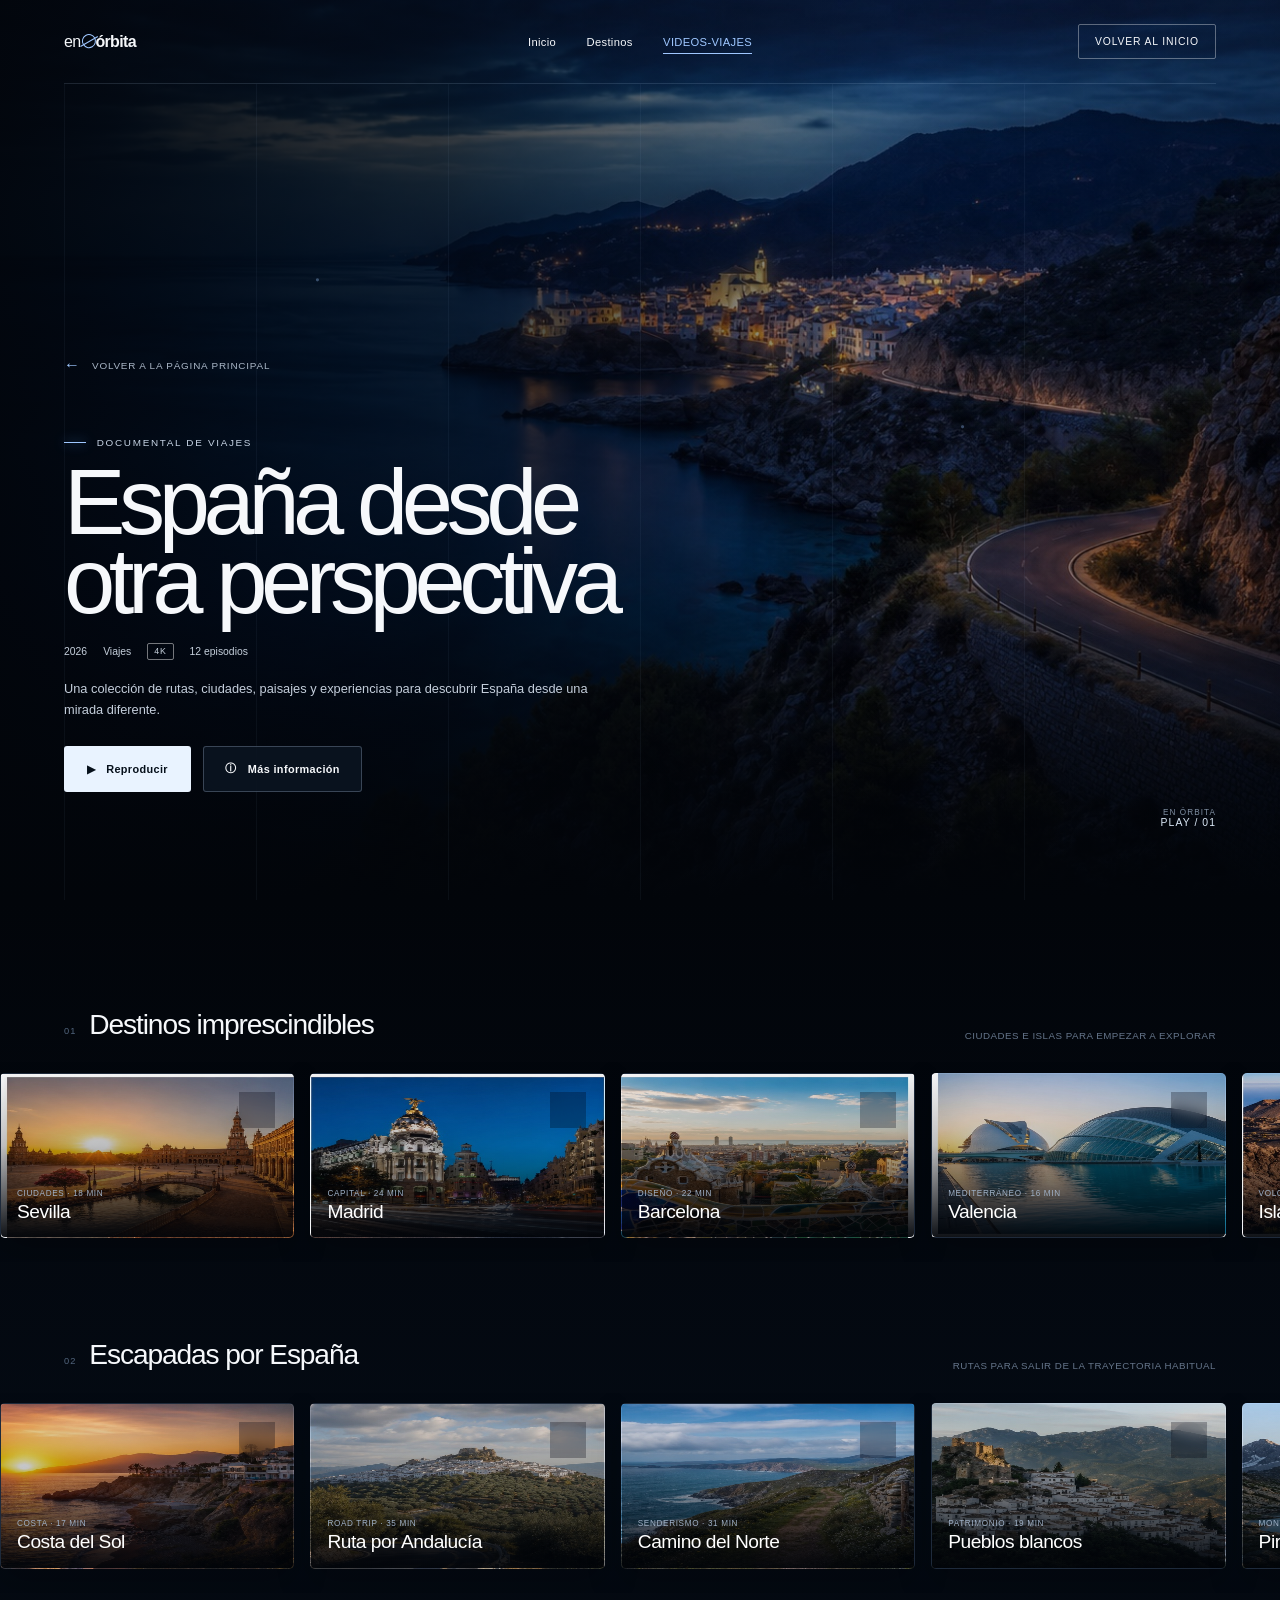
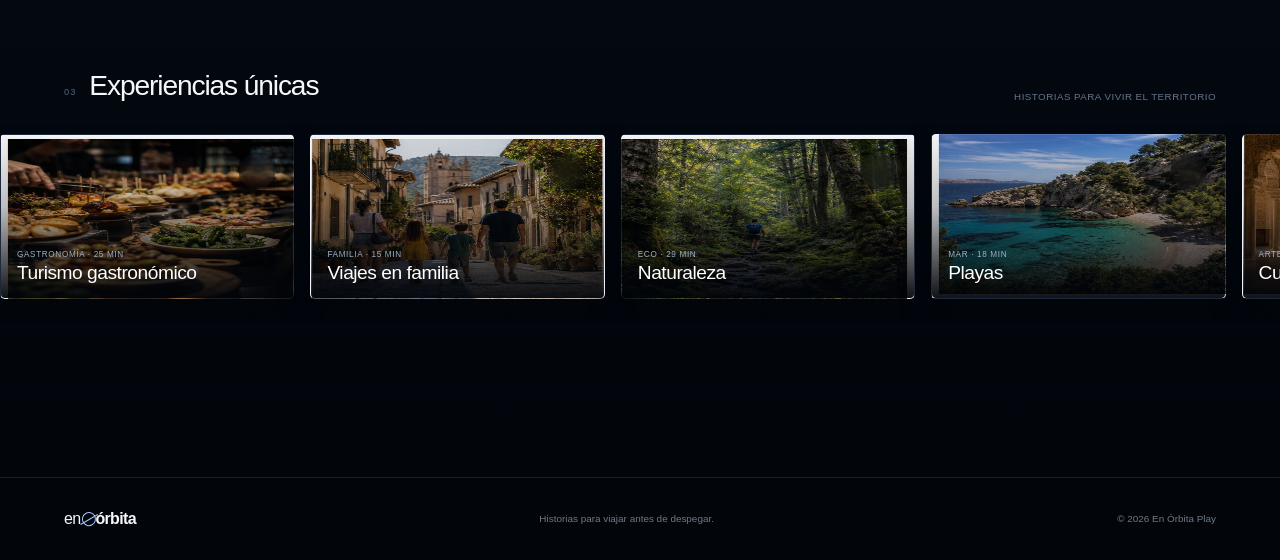
<file: videos-viajes.html>
<!doctype html>
<html lang="es">
  <head>
    <meta charset="UTF-8" />
    <meta name="viewport" content="width=device-width, initial-scale=1.0" />
    <meta
      name="description"
      content="En Órbita Play: documentales, rutas y experiencias audiovisuales para descubrir España desde otra perspectiva."
    />
    <meta name="theme-color" content="#02050a" />
    <meta property="og:title" content="En Órbita Play | Vídeos de viajes por España" />
    <meta
      property="og:description"
      content="Una colección audiovisual de destinos y experiencias por España."
    />
    <link
      rel="icon"
      href="data:image/svg+xml,%3Csvg xmlns='http://www.w3.org/2000/svg' viewBox='0 0 64 64'%3E%3Crect width='64' height='64' rx='32' fill='%2302050a'/%3E%3Ccircle cx='32' cy='32' r='15' fill='none' stroke='%239fc7ff' stroke-width='3'/%3E%3Cpath d='M9 38c13 4 33 0 46-12' fill='none' stroke='%23f6f8fb' stroke-width='3'/%3E%3C/svg%3E"
    />
    <title>En Órbita Play | Vídeos de viajes por España</title>
    <link rel="stylesheet" href="css/styles.css" />
    <script src="js/script.js" defer></script>
  </head>
  <body class="video-platform-page">
    <a class="skip-link" href="#contenido">Saltar al contenido</a>

    <header class="site-header video-header" data-header>
      <a class="brand" href="index.html" aria-label="En Órbita, volver al inicio">
        <span>en</span><i aria-hidden="true"></i><strong>órbita</strong>
      </a>

      <button
        class="menu-toggle"
        type="button"
        aria-label="Abrir menú"
        aria-expanded="false"
        aria-controls="main-nav"
        data-menu-toggle
      >
        <span></span><span></span>
      </button>

      <nav class="main-nav" id="main-nav" aria-label="Navegación principal" data-nav>
        <a href="index.html">Inicio</a>
        <a href="destinos.html">Destinos</a>
        <a href="videos-viajes.html" aria-current="page">VIDEOS-VIAJES</a>
      </nav>

      <a class="header-cta" href="index.html">Volver al inicio</a>
    </header>

    <main id="contenido">
      <section class="stream-hero" aria-labelledby="stream-hero-title">
        <div class="stream-hero-image" aria-hidden="true"></div>
        <div class="stream-hero-overlay" aria-hidden="true"></div>
        <div class="stream-stars" aria-hidden="true"></div>

        <div class="shell stream-hero-content reveal">
          <a class="video-home-return" href="index.html"><span>←</span> Volver a la página principal</a>
          <p class="stream-label"><span></span> Documental de viajes</p>
          <h1 id="stream-hero-title">España desde<br />otra perspectiva</h1>

          <div class="stream-meta" aria-label="Información del documental">
            <span>2026</span><span>Viajes</span><span class="quality-badge">4K</span><span>12 episodios</span>
          </div>

          <p class="stream-description">
            Una colección de rutas, ciudades, paisajes y experiencias para descubrir
            España desde una mirada diferente.
          </p>

          <div class="stream-actions">
            <button
              class="stream-button stream-button-primary"
              type="button"
              data-open-video
              data-video-title="España desde otra perspectiva"
              data-video-description="Un viaje cinematográfico por los contrastes de España: del Atlántico al Mediterráneo, de sus ciudades a los territorios más remotos."
            >
              <span aria-hidden="true">▶</span> Reproducir
            </button>
            <a class="stream-button stream-button-secondary" href="#catalogo">
              <span aria-hidden="true">ⓘ</span> Más información
            </a>
          </div>
        </div>

        <div class="stream-hero-index" aria-hidden="true"><span>EN ÓRBITA</span><b>PLAY / 01</b></div>
      </section>

      <section class="stream-catalog" id="catalogo" aria-label="Catálogo de vídeos de viajes">
        <div class="content-rail reveal">
          <div class="rail-heading shell">
            <div><span>01</span><h2>Destinos imprescindibles</h2></div>
            <p>Ciudades e islas para empezar a explorar</p>
          </div>
          <div class="stream-row" aria-label="Destinos imprescindibles">
            <button class="stream-card sprite-destinations sprite-1" type="button" data-open-video data-video-title="Sevilla" data-video-description="Luz, historia y vida en una ruta por los patios, plazas y barrios más magnéticos de Sevilla.">
              <span class="card-play" aria-hidden="true">▶</span><span class="stream-card-copy"><small>Ciudades · 18 min</small><strong>Sevilla</strong></span>
            </button>
            <button class="stream-card sprite-destinations sprite-2" type="button" data-open-video data-video-title="Madrid" data-video-description="Una mirada nocturna a la energía cultural, gastronómica y urbana de Madrid.">
              <span class="card-play" aria-hidden="true">▶</span><span class="stream-card-copy"><small>Capital · 24 min</small><strong>Madrid</strong></span>
            </button>
            <button class="stream-card sprite-destinations sprite-3" type="button" data-open-video data-video-title="Barcelona" data-video-description="Arquitectura, Mediterráneo y creatividad en una ciudad que siempre mira hacia delante.">
              <span class="card-play" aria-hidden="true">▶</span><span class="stream-card-copy"><small>Diseño · 22 min</small><strong>Barcelona</strong></span>
            </button>
            <button class="stream-card sprite-destinations sprite-4" type="button" data-open-video data-video-title="Valencia" data-video-description="Tradición y futuro junto al mar: una ruta visual por la luz singular de Valencia.">
              <span class="card-play" aria-hidden="true">▶</span><span class="stream-card-copy"><small>Mediterráneo · 16 min</small><strong>Valencia</strong></span>
            </button>
            <button class="stream-card sprite-destinations sprite-5" type="button" data-open-video data-video-title="Islas Canarias" data-video-description="Paisajes nacidos del fuego, bosques antiguos y un cielo pensado para mirar las estrellas.">
              <span class="card-play" aria-hidden="true">▶</span><span class="stream-card-copy"><small>Volcanes · 28 min</small><strong>Islas Canarias</strong></span>
            </button>
            <button class="stream-card sprite-destinations sprite-6" type="button" data-open-video data-video-title="Islas Baleares" data-video-description="Calas transparentes, caminos entre pinos y el pulso pausado de las islas mediterráneas.">
              <span class="card-play" aria-hidden="true">▶</span><span class="stream-card-copy"><small>Islas · 20 min</small><strong>Islas Baleares</strong></span>
            </button>
          </div>
        </div>

        <div class="content-rail reveal">
          <div class="rail-heading shell">
            <div><span>02</span><h2>Escapadas por España</h2></div>
            <p>Rutas para salir de la trayectoria habitual</p>
          </div>
          <div class="stream-row" aria-label="Escapadas por España">
            <button class="stream-card sprite-escapes sprite-1" type="button" data-open-video data-video-title="Costa del Sol" data-video-description="Un recorrido de horizonte dorado entre acantilados, pueblos y el Mediterráneo.">
              <span class="card-play" aria-hidden="true">▶</span><span class="stream-card-copy"><small>Costa · 17 min</small><strong>Costa del Sol</strong></span>
            </button>
            <button class="stream-card sprite-escapes sprite-2" type="button" data-open-video data-video-title="Ruta por Andalucía" data-video-description="Carreteras entre olivares, ciudades monumentales y pueblos suspendidos sobre la sierra.">
              <span class="card-play" aria-hidden="true">▶</span><span class="stream-card-copy"><small>Road trip · 35 min</small><strong>Ruta por Andalucía</strong></span>
            </button>
            <button class="stream-card sprite-escapes sprite-3" type="button" data-open-video data-video-title="Camino del Norte" data-video-description="La ruta más atlántica: senderos verdes, mar abierto y pequeñas comunidades del norte.">
              <span class="card-play" aria-hidden="true">▶</span><span class="stream-card-copy"><small>Senderismo · 31 min</small><strong>Camino del Norte</strong></span>
            </button>
            <button class="stream-card sprite-escapes sprite-4" type="button" data-open-video data-video-title="Pueblos blancos" data-video-description="Arquitectura encalada y memoria andaluza en pueblos que parecen dibujados sobre la montaña.">
              <span class="card-play" aria-hidden="true">▶</span><span class="stream-card-copy"><small>Patrimonio · 19 min</small><strong>Pueblos blancos</strong></span>
            </button>
            <button class="stream-card sprite-escapes sprite-5" type="button" data-open-video data-video-title="Pirineos" data-video-description="Lagos de altura, crestas imposibles y silencio en la gran frontera natural del norte.">
              <span class="card-play" aria-hidden="true">▶</span><span class="stream-card-copy"><small>Montaña · 26 min</small><strong>Pirineos</strong></span>
            </button>
            <button class="stream-card sprite-escapes sprite-6" type="button" data-open-video data-video-title="Galicia atlántica" data-video-description="Faros, temporales y costas indomables en el extremo más occidental de España.">
              <span class="card-play" aria-hidden="true">▶</span><span class="stream-card-copy"><small>Atlántico · 23 min</small><strong>Galicia atlántica</strong></span>
            </button>
          </div>
        </div>

        <div class="content-rail reveal">
          <div class="rail-heading shell">
            <div><span>03</span><h2>Experiencias únicas</h2></div>
            <p>Historias para vivir el territorio</p>
          </div>
          <div class="stream-row" aria-label="Experiencias únicas">
            <button class="stream-card sprite-experiences sprite-1" type="button" data-open-video data-video-title="Turismo gastronómico" data-video-description="Mercados, productores y mesas locales para comprender España a través de sus sabores.">
              <span class="card-play" aria-hidden="true">▶</span><span class="stream-card-copy"><small>Gastronomía · 25 min</small><strong>Turismo gastronómico</strong></span>
            </button>
            <button class="stream-card sprite-experiences sprite-2" type="button" data-open-video data-video-title="Viajes en familia" data-video-description="Ideas, ritmos y destinos para descubrir juntos y convertir el camino en parte del recuerdo.">
              <span class="card-play" aria-hidden="true">▶</span><span class="stream-card-copy"><small>Familia · 15 min</small><strong>Viajes en familia</strong></span>
            </button>
            <button class="stream-card sprite-experiences sprite-3" type="button" data-open-video data-video-title="Naturaleza" data-video-description="Bosques, humedales y reservas donde el paisaje recupera todo el protagonismo.">
              <span class="card-play" aria-hidden="true">▶</span><span class="stream-card-copy"><small>Eco · 29 min</small><strong>Naturaleza</strong></span>
            </button>
            <button class="stream-card sprite-experiences sprite-4" type="button" data-open-video data-video-title="Playas" data-video-description="Una selección de refugios costeros, desde calas mediterráneas hasta arenales atlánticos.">
              <span class="card-play" aria-hidden="true">▶</span><span class="stream-card-copy"><small>Mar · 18 min</small><strong>Playas</strong></span>
            </button>
            <button class="stream-card sprite-experiences sprite-5" type="button" data-open-video data-video-title="Cultura" data-video-description="Arquitectura, arte y tradiciones vivas que conectan el presente con siglos de historia.">
              <span class="card-play" aria-hidden="true">▶</span><span class="stream-card-copy"><small>Arte · 32 min</small><strong>Cultura</strong></span>
            </button>
            <button class="stream-card sprite-experiences sprite-6" type="button" data-open-video data-video-title="Aventura" data-video-description="Rutas activas por tierra y mar para explorar España desde una perspectiva más intensa.">
              <span class="card-play" aria-hidden="true">▶</span><span class="stream-card-copy"><small>Acción · 21 min</small><strong>Aventura</strong></span>
            </button>
          </div>
        </div>
      </section>
    </main>

    <footer class="site-footer stream-footer">
      <div class="shell footer-row">
        <a class="brand" href="index.html" aria-label="En Órbita, volver al inicio">
          <span>en</span><i aria-hidden="true"></i><strong>órbita</strong>
        </a>
        <p>Historias para viajar antes de despegar.</p>
        <p>© <span data-year></span> En Órbita Play</p>
      </div>
    </footer>

    <div class="video-modal" data-video-modal hidden>
      <div class="video-modal-backdrop" data-close-video></div>
      <section class="video-modal-panel" role="dialog" aria-modal="true" aria-labelledby="video-modal-title" tabindex="-1">
        <button class="video-modal-close" type="button" aria-label="Cerrar ventana" data-close-video>×</button>
        <div class="video-modal-visual">
          <video class="modal-player" controls playsinline preload="metadata" data-modal-player hidden></video>
          <span class="modal-orbit" aria-hidden="true"></span><b aria-hidden="true">PLAY</b>
        </div>
        <div class="video-modal-copy">
          <p class="stream-label"><span></span> En Órbita Original</p>
          <h2 id="video-modal-title" data-modal-title>Vídeo de viaje</h2>
          <p data-modal-description>Descubre una nueva forma de mirar España.</p>
          <button class="stream-button stream-button-primary" type="button" data-watch-video>
            <span aria-hidden="true">▶</span> Ver vídeo
          </button>
          <p class="video-status" data-video-status role="status" aria-live="polite"></p>
        </div>
      </section>
    </div>
  </body>
</html>
</file>
<file: css/styles.css>
:root {
  --ink: #02050a;
  --ink-soft: #080e18;
  --white: #f6f8fb;
  --muted: #99a6b8;
  --line: rgba(198, 218, 244, 0.18);
  --blue: #9fc7ff;
  --glow: #5597e6;
  --shell: min(90vw, 1440px);
  --ease: cubic-bezier(0.22, 1, 0.36, 1);
}

* { box-sizing: border-box; }
html { scroll-behavior: smooth; background: var(--ink); }
body {
  margin: 0;
  color: var(--white);
  background: var(--ink);
  font-family: "Helvetica Neue", Helvetica, Arial, sans-serif;
  font-weight: 400;
  overflow-x: hidden;
}
a { color: inherit; text-decoration: none; }
button, a { -webkit-tap-highlight-color: transparent; }
button { font: inherit; }
::selection { color: var(--ink); background: var(--blue); }

.skip-link {
  position: fixed; left: 1rem; top: -5rem; z-index: 100;
  padding: .8rem 1rem; color: var(--ink); background: var(--white);
}
.skip-link:focus { top: 1rem; }

.shell { width: var(--shell); margin-inline: auto; }
.site-header {
  position: fixed; z-index: 50; top: 0; left: 0; right: 0;
  width: var(--shell); margin: 0 auto; min-height: 84px;
  display: grid; grid-template-columns: 1fr auto 1fr; align-items: center;
  border-bottom: 1px solid var(--line); transition: background .35s, min-height .35s;
}
.site-header.is-scrolled {
  width: 100%; padding-inline: 5vw; min-height: 68px;
  background: rgba(2, 5, 10, .82); backdrop-filter: blur(18px);
}
.brand { display: inline-flex; align-items: center; width: max-content; font-size: 1rem; letter-spacing: -.04em; }
.brand span { font-weight: 300; }
.brand strong { font-weight: 600; }
.brand i {
  width: .9rem; aspect-ratio: 1; margin: 0 -.05rem 0 .08rem; border: 1px solid var(--blue);
  border-radius: 50%; position: relative; transform: rotate(-30deg);
}
.brand i::after { content: ""; position: absolute; left: -.22rem; top: 45%; width: 1.25rem; border-top: 1px solid var(--blue); }
.main-nav { display: flex; align-items: center; gap: 1.9rem; font-size: .7rem; letter-spacing: .03em; }
.main-nav a, .header-cta { position: relative; }
.main-nav a::after { content: ""; position: absolute; left: 0; right: 100%; bottom: -.4rem; border-bottom: 1px solid; transition: right .3s; }
.main-nav a:hover::after, .main-nav a:focus-visible::after { right: 0; }
.header-cta {
  justify-self: end; padding: .7rem 1rem; border: 1px solid rgba(255,255,255,.35);
  border-radius: 2px; font-size: .65rem; text-transform: uppercase; letter-spacing: .08em;
  transition: color .3s, background .3s;
}
.header-cta:hover { color: var(--ink); background: var(--white); }
.menu-toggle { display: none; }

.hero { position: relative; min-height: max(760px, 100svh); overflow: hidden; background: #06101d; }
.section-media { position: absolute; inset: 0; width: 100%; height: 100%; object-fit: cover; }
.hero-media { object-position: center 35%; }
.hero-shade {
  position: absolute; inset: 0; background:
    linear-gradient(90deg, rgba(0,4,9,.82) 0%, rgba(0,3,8,.08) 43%, rgba(0,3,8,.35) 72%, rgba(0,3,8,.74) 100%),
    linear-gradient(0deg, #040912 0%, transparent 29%, rgba(0,0,0,.18) 100%);
}
.grid-lines {
  position: absolute; inset: 84px 5vw 0; pointer-events: none;
  background: repeating-linear-gradient(90deg, var(--line) 0 1px, transparent 1px calc(100% / 6));
  opacity: .45;
}
.hero-content { position: relative; min-height: max(760px, 100svh); padding-top: clamp(9rem, 17vh, 13rem); }
.hero-primary { max-width: 44rem; position: relative; z-index: 2; }
.eyebrow { margin: 0 0 1rem; color: #aeb9c8; font-size: .63rem; letter-spacing: .13em; text-transform: uppercase; }
h1, h2, p { margin-top: 0; }
h1 {
  margin-bottom: 1.25rem; font-size: clamp(3.5rem, 7.3vw, 8rem); font-weight: 300;
  line-height: .78; letter-spacing: -.075em; text-wrap: balance;
}
.intro { max-width: 19rem; color: #c0c9d5; font-size: clamp(.76rem, 1vw, .9rem); line-height: 1.55; }
.hero-note { position: absolute; top: 20%; right: 0; width: clamp(14rem, 21vw, 20rem); }
.index, .detail-kicker, .micro-label { color: var(--muted); font-size: .59rem; letter-spacing: .12em; text-transform: uppercase; }
.hero-note h2 { margin: 2.2rem 0 .8rem; font-size: clamp(1.7rem, 2.6vw, 2.7rem); font-weight: 300; line-height: .88; letter-spacing: -.055em; }
.hero-note > p:not(.index) { color: #aab6c5; font-size: .68rem; line-height: 1.55; }
.text-link { display: inline-flex; gap: .8rem; align-items: center; margin-top: 1rem; font-size: .68rem; border-bottom: 1px solid rgba(255,255,255,.45); padding-bottom: .35rem; }
.text-link span { transition: transform .3s; }
.text-link:hover span { transform: translate(.2rem, -.2rem); }
.hero-detail { position: absolute; right: 0; bottom: 29%; display: grid; gap: .2rem; text-align: right; }
.hero-detail strong { font-size: 1.05rem; font-weight: 400; }
.hero-detail > span:last-child { color: var(--blue); font-size: .55rem; }
.hero-bottom { position: absolute; bottom: 9%; left: 0; width: 18rem; }
.hero-bottom p:last-child { color: #a8b4c2; font-size: .65rem; line-height: 1.6; }
.explore-button {
  position: absolute; left: 50%; bottom: 5%; transform: translateX(-50%); width: 5.4rem; aspect-ratio: 1;
  display: grid; place-content: center; gap: .6rem; text-align: center; border: 1px solid rgba(255,255,255,.6); border-radius: 50%;
  font-size: .65rem; transition: background .3s, color .3s;
}
.explore-button b { font-weight: 300; animation: drift 1.7s ease-in-out infinite; }
.explore-button:hover { color: var(--ink); background: var(--white); }
.hero-coordinate { position: absolute; right: 5vw; bottom: 5%; display: grid; text-align: right; color: var(--muted); font-size: .52rem; letter-spacing: .12em; }
.hero-coordinate b { color: var(--white); font-size: .65rem; font-weight: 400; }

.destinations { position: relative; min-height: 1050px; background: #010204; }
.trusted { position: relative; z-index: 5; padding: 3.5rem 0 2.5rem; text-align: center; border-bottom: 1px solid rgba(255,255,255,.06); }
.trusted > p { margin-bottom: 1.6rem; color: #697586; font-size: .58rem; text-transform: uppercase; letter-spacing: .13em; }
.region-list { display: flex; justify-content: center; flex-wrap: wrap; gap: clamp(1.5rem, 4vw, 4.5rem); }
.region-list span { color: #d6dbe2; font-size: clamp(.85rem, 1.5vw, 1.25rem); font-weight: 300; letter-spacing: -.03em; }
.planet-stage { position: relative; min-height: 880px; overflow: hidden; }
.earth-media { object-position: center center; }
.planet-vignette { position: absolute; inset: 0; background: radial-gradient(circle at 50% 54%, transparent 15%, rgba(0,0,0,.05) 37%, #010204 76%); }
.planet-copy { position: absolute; z-index: 3; left: 50%; top: 48%; width: min(35rem, 76vw); transform: translate(-50%, -50%); text-align: center; text-shadow: 0 2px 20px #000; }
.planet-copy h2 { margin-bottom: .8rem; font-size: clamp(2.5rem, 5.4vw, 5.4rem); font-weight: 300; letter-spacing: -.065em; }
.planet-copy > p:not(.eyebrow) { max-width: 34rem; margin: 0 auto 1.5rem; color: #d0d8e3; font-size: .8rem; line-height: 1.6; }
.outline-button, .primary-button { display: inline-flex; min-height: 44px; align-items: center; justify-content: center; padding: 0 1.35rem; border: 1px solid rgba(255,255,255,.45); font-size: .65rem; text-transform: uppercase; letter-spacing: .09em; transition: .3s; }
.outline-button:hover { color: var(--ink); background: var(--white); }
.data-point { position: absolute; z-index: 4; display: flex; align-items: center; gap: .7rem; font-size: .55rem; text-transform: uppercase; letter-spacing: .06em; }
.data-point > span { width: 6px; aspect-ratio: 1; border-radius: 50%; background: var(--white); box-shadow: 0 0 12px 4px var(--glow); }
.data-point p { display: grid; margin: 0; }
.data-point b { font-weight: 400; }
.data-point small { margin-top: .2rem; color: #7d8a9b; font-size: .48rem; }
.data-north { top: 17%; left: 33%; }
.data-west { top: 45%; left: 6%; }
.data-east { top: 42%; right: 6%; flex-direction: row-reverse; text-align: right; }
.data-south { bottom: 14%; right: 20%; }

.experiences { position: relative; min-height: 860px; overflow: hidden; background: #020712; }
.experience-bg { position: absolute; inset: 0; background: url("../assets/images/magnific_separa-la-seccion-final-y_wPlNQhU7EI.png") center/cover no-repeat; }
.experience-bg::after { content: ""; position: absolute; inset: 0; background: linear-gradient(90deg, rgba(0,3,10,.45), rgba(0,4,12,.02) 50%, rgba(0,3,10,.46)), linear-gradient(0deg, #02050a 0%, transparent 35%, #010204 100%); }
.experience-orbit { position: absolute; width: 52vw; aspect-ratio: 1; right: -22vw; bottom: -30vw; border: 1px solid rgba(160,202,255,.2); border-radius: 50%; box-shadow: 0 0 80px rgba(74,135,219,.16); }
.experience-layout { position: relative; min-height: 860px; display: grid; grid-template-columns: 1fr 1.6fr; align-items: end; padding-bottom: 10vh; }
.traveler-quote { align-self: center; max-width: 22rem; margin: 0; }
.traveler-quote p { color: #d2dae6; font-size: clamp(.8rem, 1.2vw, 1rem); line-height: 1.55; }
.traveler-quote footer { color: #778497; font-size: .57rem; letter-spacing: .08em; text-transform: uppercase; }
.experience-copy { text-align: left; }
.experience-copy h2 { margin-bottom: 1.5rem; font-size: clamp(3.2rem, 6.4vw, 7rem); font-weight: 300; line-height: .9; letter-spacing: -.065em; }
.experience-copy > p:not(.eyebrow) { max-width: 33rem; color: #bbc5d2; font-size: .85rem; line-height: 1.6; }
.experience-actions { display: flex; align-items: center; gap: 1.3rem; }
.primary-button { border-color: var(--white); background: var(--white); color: var(--ink); }
.primary-button:hover { background: transparent; color: var(--white); }

.mission { background: var(--white); color: #0b111a; padding: clamp(6rem, 12vw, 11rem) 0; }
.mission-grid { display: grid; grid-template-columns: 1fr 2.2fr; gap: 3rem; }
.section-number { color: #6f7884; font-size: .65rem; text-transform: uppercase; letter-spacing: .12em; }
.mission h2 { margin-bottom: 5rem; font-size: clamp(2.9rem, 6vw, 6.4rem); font-weight: 300; line-height: .95; letter-spacing: -.065em; }
.mission h2 span { color: #8490a0; }
.mission-copy { grid-column: 2; display: grid; grid-template-columns: 1fr 1fr; gap: 4rem; }
.mission-copy > p { color: #4d5967; line-height: 1.7; }
.mission ul { margin: 0; padding: 0; list-style: none; }
.mission li { display: flex; gap: 1rem; padding: 1rem 0; border-top: 1px solid #d3d8df; font-size: .8rem; }
.mission li span { color: #8a96a4; font-size: .6rem; }

.contact { position: relative; padding: clamp(7rem, 13vw, 12rem) 0; overflow: hidden; text-align: center; background: radial-gradient(circle at 50% 100%, #16345b 0%, #07101d 38%, #02050a 72%); }
.contact::before { content: ""; position: absolute; width: 70vw; height: 1px; left: 15vw; top: 30%; background: linear-gradient(90deg, transparent, rgba(146,195,255,.55), transparent); box-shadow: 0 0 35px 8px rgba(66,129,213,.2); }
.contact-inner { position: relative; }
.contact h2 { margin-bottom: 1.4rem; font-size: clamp(3rem, 7vw, 7rem); font-weight: 300; line-height: .88; letter-spacing: -.07em; }
.contact p:not(.eyebrow) { color: #9dabbc; font-size: .82rem; }
.primary-button-light { margin-top: 1.5rem; gap: 2rem; }
.site-footer { padding: 2rem 0; border-top: 1px solid var(--line); background: #02050a; }
.footer-row { display: flex; justify-content: space-between; align-items: center; gap: 2rem; }
.footer-row p { margin: 0; color: #6f7b89; font-size: .62rem; }

/* Destinos — página interior */
.main-nav a[aria-current="page"]::after { right: 0; }
.destinations-hero {
  position: relative; min-height: max(720px, 92svh); overflow: hidden; background: #020712;
}
.destinations-hero-media { object-position: center 46%; transform: scale(1.04); pointer-events: none; }
.destinations-hero-shade {
  position: absolute; inset: 0; background:
    linear-gradient(90deg, rgba(0,4,10,.88) 0%, rgba(0,4,10,.32) 48%, rgba(0,4,10,.58) 100%),
    linear-gradient(0deg, #02050a 0%, transparent 38%, rgba(0,0,0,.18) 100%);
  pointer-events: none;
}
.destinations-hero-content {
  position: relative; min-height: max(720px, 92svh); display: flex; align-items: center;
  padding-top: 6rem;
}
.destinations-title-wrap { position: relative; z-index: 2; max-width: 69rem; }
.destinations-title-wrap h1 {
  margin-bottom: 1.8rem; font-size: clamp(4rem, 7.5vw, 8.2rem); line-height: .97;
}
.destinations-title-wrap > p:last-child {
  max-width: 26rem; color: #b7c2d0; font-size: clamp(.78rem, 1vw, .95rem); line-height: 1.65;
}
.hero-mission-data {
  position: absolute; z-index: 2; right: 0; bottom: 13%; display: grid; gap: .3rem;
  padding-left: 5rem; border-top: 1px solid rgba(255,255,255,.38); padding-top: .8rem;
  text-align: right;
}
.hero-mission-data span, .hero-mission-data small {
  color: var(--muted); font-size: .55rem; letter-spacing: .11em; text-transform: uppercase;
}
.hero-mission-data strong { font-size: 1.2rem; font-weight: 300; }
.destinations-intro { padding: clamp(7rem, 12vw, 11rem) 0; background: var(--white); color: #0b111a; }
.destinations-intro-grid { display: grid; grid-template-columns: 1fr 2.2fr; gap: 3rem; }
.destinations-intro h2 {
  margin-bottom: 3rem; font-size: clamp(3rem, 6vw, 6.5rem); font-weight: 300;
  line-height: .92; letter-spacing: -.065em;
}
.destinations-intro h2 span { color: #8490a0; }
.destinations-intro-grid > div > p {
  width: min(42rem, 100%); margin-left: auto; color: #4d5967; font-size: clamp(.9rem, 1.3vw, 1.1rem); line-height: 1.75;
}
.destination-selection { position: relative; padding: clamp(7rem, 11vw, 10rem) 0; overflow: hidden; background: #02050a; }
.destination-selection::before {
  content: ""; position: absolute; top: 8rem; left: 50%; width: 75vw; aspect-ratio: 1;
  transform: translateX(-50%); border: 1px solid rgba(128,176,237,.08); border-radius: 50%;
  box-shadow: 0 0 160px rgba(51,102,169,.07);
}
.selection-heading {
  position: relative; display: grid; grid-template-columns: 1.5fr 1fr; align-items: end;
  gap: 5rem; margin-bottom: clamp(4rem, 7vw, 7rem);
}
.selection-heading h2 {
  margin: 0; font-size: clamp(3rem, 5.5vw, 6rem); font-weight: 300; line-height: .95; letter-spacing: -.06em;
}
.selection-heading > p { margin: 0; color: #909dac; font-size: .82rem; line-height: 1.7; }
.destination-grid { position: relative; display: grid; grid-template-columns: repeat(2, minmax(0, 1fr)); border-top: 1px solid var(--line); border-left: 1px solid var(--line); }
.destination-card {
  min-height: 34rem; display: grid; grid-template-columns: .8fr 1.2fr; overflow: hidden;
  border-right: 1px solid var(--line); border-bottom: 1px solid var(--line); background: rgba(5,10,18,.62);
  transition: background .45s var(--ease);
}
.destination-card:hover { background: rgba(12,23,39,.9); }
.card-visual {
  position: relative; min-height: 100%; overflow: hidden; border-right: 1px solid var(--line);
  background:
    radial-gradient(circle at 48% 47%, rgba(127,181,248,.62) 0 3%, transparent 4%),
    radial-gradient(circle at 50% 50%, rgba(48,111,192,.7) 0 19%, rgba(15,42,75,.68) 20% 27%, transparent 28%),
    repeating-radial-gradient(circle at 50% 50%, transparent 0 2.5rem, rgba(157,199,255,.12) 2.55rem 2.6rem),
    linear-gradient(145deg, #07101c, #010204);
}
.card-visual::before {
  content: ""; position: absolute; width: 11rem; aspect-ratio: 1; left: 50%; top: 50%;
  transform: translate(-50%, -50%) rotate(-24deg); border: 1px solid rgba(179,213,255,.38); border-radius: 50%;
}
.card-visual::after {
  content: ""; position: absolute; width: 5px; aspect-ratio: 1; left: 22%; top: 37%;
  border-radius: 50%; background: #e7f2ff; box-shadow: 0 0 15px 4px var(--glow);
}
.card-visual span { position: absolute; left: 1.2rem; bottom: 1.2rem; color: #718096; font-size: .5rem; letter-spacing: .12em; }
.card-visual b { position: absolute; top: 1.2rem; right: 1.2rem; color: rgba(255,255,255,.5); font-size: .58rem; font-weight: 400; }
.destination-madrid .card-visual { filter: hue-rotate(25deg); }
.destination-barcelona .card-visual { filter: hue-rotate(335deg) saturate(.8); }
.destination-canarias .card-visual { filter: hue-rotate(170deg) saturate(.7); }
.destination-baleares .card-visual { filter: hue-rotate(315deg) brightness(1.08); }
.destination-costa .card-visual { filter: hue-rotate(190deg) saturate(.55) brightness(1.12); }
.card-copy { display: flex; flex-direction: column; align-items: flex-start; padding: clamp(2rem, 3vw, 3.6rem); }
.card-region { color: #758397; font-size: .55rem; letter-spacing: .12em; text-transform: uppercase; }
.card-copy h3 { margin: auto 0 1.3rem; font-size: clamp(2rem, 3vw, 3.5rem); font-weight: 300; letter-spacing: -.06em; }
.card-copy > p:not(.card-region) { color: #9eabba; font-size: .78rem; line-height: 1.65; }
.destination-link {
  display: inline-flex; justify-content: space-between; gap: 2.5rem; min-width: 9rem; margin-top: 1.5rem;
  padding-bottom: .55rem; border-bottom: 1px solid rgba(255,255,255,.5); font-size: .68rem;
}
.destination-link span { transition: transform .3s var(--ease); }
.destination-link:hover span { transform: translate(.25rem, -.25rem); }
.destinations-cta {
  position: relative; min-height: 760px; display: grid; place-items: center; overflow: hidden;
  background: #020712; text-align: center;
}
.destinations-cta-bg {
  position: absolute; inset: 0; background:
    linear-gradient(0deg, rgba(2,5,10,.94), rgba(2,5,10,.08) 52%, rgba(2,5,10,.86)),
    url("../assets/images/magnific_separa-la-seccion-final-y_wPlNQhU7EI.png") center/cover no-repeat;
}
.destinations-cta-inner { position: relative; }
.destinations-cta h2 {
  margin-bottom: 1.5rem; font-size: clamp(3.2rem, 7vw, 7.2rem); font-weight: 300; line-height: .9; letter-spacing: -.07em;
}
.destinations-cta-inner > p:not(.eyebrow) { max-width: 33rem; margin-inline: auto; color: #afbac7; font-size: .85rem; line-height: 1.7; }

.reveal { opacity: 0; transform: translateY(24px); transition: opacity .9s var(--ease), transform .9s var(--ease); }
.reveal.is-visible { opacity: 1; transform: none; }
@keyframes drift { 0%,100% { transform: translateY(-2px); } 50% { transform: translateY(4px); } }

:focus-visible { outline: 2px solid var(--blue); outline-offset: 4px; }

@media (max-width: 900px) {
  .site-header { grid-template-columns: 1fr auto; }
  .header-cta { display: none; }
  .menu-toggle { display: grid; width: 44px; height: 44px; place-content: center; gap: 6px; justify-self: end; color: white; border: 0; background: transparent; cursor: pointer; }
  .menu-toggle span { display: block; width: 22px; border-top: 1px solid currentColor; transition: transform .3s; }
  .menu-toggle[aria-expanded="true"] span:first-child { transform: translateY(3.5px) rotate(45deg); }
  .menu-toggle[aria-expanded="true"] span:last-child { transform: translateY(-3.5px) rotate(-45deg); }
  .main-nav { position: fixed; inset: 0; z-index: -1; display: flex; flex-direction: column; justify-content: center; gap: 2rem; background: rgba(2,5,10,.97); opacity: 0; visibility: hidden; transition: .3s; }
  .main-nav a { font-size: 1.7rem; font-weight: 300; }
  .main-nav.is-open { opacity: 1; visibility: visible; }
  .hero-note { width: 14rem; }
  .data-west { left: 3%; }
  .data-east { right: 3%; }
  .experience-layout { grid-template-columns: .7fr 1.5fr; }
  .destination-grid { grid-template-columns: 1fr; }
  .destination-card { min-height: 29rem; }
}

@media (max-width: 640px) {
  :root { --shell: min(88vw, 36rem); }
  .site-header { min-height: 68px; }
  .grid-lines { inset: 68px 6vw 0; background-size: 33.333% 100%; }
  .hero { min-height: 850px; }
  .hero-media { object-position: 52% center; }
  .hero-shade { background: linear-gradient(180deg, rgba(0,4,9,.65), rgba(0,3,8,.08) 38%, rgba(0,3,8,.86) 82%, #040912); }
  .hero-content { min-height: 850px; padding-top: 8.3rem; }
  h1 { font-size: clamp(3.55rem, 18.2vw, 5rem); line-height: .82; }
  .intro { max-width: 16rem; }
  .hero-note { top: auto; right: 0; bottom: 18%; width: 13rem; text-align: right; }
  .hero-note .index, .hero-note h2, .hero-note > p:not(.index) { display: none; }
  .hero-note .text-link { font-size: .72rem; }
  .hero-detail { top: 52%; bottom: auto; right: 0; }
  .hero-bottom { bottom: 8%; width: 12rem; }
  .explore-button { width: 4.6rem; bottom: 4%; left: auto; right: 6vw; transform: none; }
  .hero-coordinate { display: none; }
  .destinations { min-height: auto; }
  .trusted { padding-top: 2.5rem; }
  .region-list { gap: 1rem 1.8rem; }
  .region-list span { font-size: .9rem; }
  .planet-stage { min-height: 700px; }
  .earth-media { object-position: center; }
  .planet-copy { top: 48%; width: 86vw; }
  .planet-copy h2 { font-size: 3.1rem; }
  .planet-copy > p:not(.eyebrow) { font-size: .72rem; }
  .data-point { display: none; }
  .experiences, .experience-layout { min-height: 760px; }
  .experience-bg { background-position: 56% center; }
  .experience-layout { display: flex; flex-direction: column; justify-content: space-between; align-items: stretch; padding: 7rem 0 5rem; }
  .traveler-quote { max-width: 17rem; }
  .experience-copy { align-self: stretch; }
  .experience-copy h2 { font-size: 3.55rem; }
  .experience-actions { align-items: flex-start; flex-direction: column; }
  .mission-grid { display: block; }
  .mission h2 { margin: 3rem 0 4rem; }
  .mission-copy { display: block; }
  .mission-copy ul { margin-top: 3rem; }
  .footer-row { align-items: flex-start; flex-direction: column; }
  .destinations-hero, .destinations-hero-content { min-height: 760px; }
  .destinations-hero-media { object-position: 58% center; }
  .destinations-hero-shade { background: linear-gradient(180deg, rgba(0,4,10,.68), rgba(0,4,10,.12) 43%, #02050a 96%); }
  .destinations-hero-content { align-items: flex-start; padding-top: 9.5rem; }
  .destinations-title-wrap h1 { font-size: clamp(3.4rem, 16vw, 4.6rem); line-height: 1; }
  .hero-mission-data { right: 0; bottom: 15%; padding-left: 2.8rem; }
  .destinations-hero .explore-button { right: auto; left: 6vw; bottom: 5%; }
  .destinations-intro-grid { display: block; }
  .destinations-intro h2 { margin: 3rem 0 2rem; }
  .destinations-intro-grid > div > p { margin-left: 0; }
  .selection-heading { display: block; }
  .selection-heading > p { margin-top: 2rem; }
  .destination-grid { width: 100%; border-left: 0; }
  .destination-card { min-height: 31rem; grid-template-columns: 42% 58%; }
  .card-copy { padding: 1.6rem; }
  .card-copy h3 { font-size: 2.25rem; }
  .card-visual::before { width: 8rem; }
  .destinations-cta { min-height: 680px; }
}

@media (max-width: 420px) {
  .destination-card { min-height: 36rem; grid-template-columns: 1fr; }
  .card-visual { min-height: 13rem; border-right: 0; border-bottom: 1px solid var(--line); }
  .card-copy h3 { margin-top: 2.5rem; }
}

@media (prefers-reduced-motion: reduce) {
  html { scroll-behavior: auto; }
  *, *::before, *::after { animation-duration: .01ms !important; animation-iteration-count: 1 !important; transition-duration: .01ms !important; }
}

/* En Órbita Play — catálogo audiovisual */
.video-platform-page { background: #02050a; }
.video-platform-page .site-header { border-bottom-color: rgba(191,216,248,.14); }
.video-platform-page .main-nav a[aria-current="page"] { color: var(--blue); }
.stream-hero {
  position: relative; min-height: max(760px, 100svh); display: flex; align-items: flex-end;
  overflow: hidden; isolation: isolate; background: #030812;
}
.stream-hero-image {
  position: absolute; z-index: -3; inset: 0;
  background: #030812 url("../assets/images/video-catalog/hero-costa.jpg") 62% center/cover no-repeat;
  transform: scale(1.015); animation: stream-drift 18s ease-in-out infinite alternate;
}
.stream-hero-overlay {
  position: absolute; z-index: -2; inset: 0; pointer-events: none;
  background:
    linear-gradient(90deg, rgba(2,5,10,.94) 0%, rgba(2,5,10,.73) 34%, rgba(2,5,10,.13) 70%, rgba(2,5,10,.28) 100%),
    linear-gradient(0deg, #02050a 0%, rgba(2,5,10,.22) 35%, rgba(2,5,10,.2) 100%);
}
.stream-stars {
  position: absolute; z-index: -1; inset: 84px 5vw 0; opacity: .34; pointer-events: none;
  background:
    repeating-linear-gradient(90deg, rgba(173,206,246,.15) 0 1px, transparent 1px calc(100% / 6)),
    radial-gradient(circle at 22% 24%, var(--blue) 0 1px, transparent 2px),
    radial-gradient(circle at 78% 42%, var(--blue) 0 1px, transparent 2px);
}
.stream-hero-content { position: relative; padding-bottom: clamp(6rem, 12vh, 9rem); }
.video-home-return {
  display: inline-flex; align-items: center; gap: .7rem; margin-bottom: clamp(3rem, 7vh, 5.5rem);
  color: #aab7c7; font-size: .62rem; letter-spacing: .08em; text-transform: uppercase;
}
.video-home-return span { color: var(--blue); font-size: 1rem; transition: transform .3s var(--ease); }
.video-home-return:hover span { transform: translateX(-.25rem); }
.stream-label { display: flex; align-items: center; gap: .65rem; margin-bottom: .9rem; color: #c7d4e5; font-size: .62rem; letter-spacing: .17em; text-transform: uppercase; }
.stream-label span { width: 1.4rem; height: 1px; background: var(--blue); box-shadow: 0 0 12px var(--glow); }
.stream-hero h1 {
  max-width: 60rem; margin-bottom: 1.35rem; font-size: clamp(4rem, 7.2vw, 7.8rem);
  line-height: .86; letter-spacing: -.07em;
}
.stream-meta { display: flex; align-items: center; flex-wrap: wrap; gap: .65rem 1rem; margin-bottom: 1.15rem; color: #c5cfdb; font-size: .65rem; }
.quality-badge { padding: .16rem .38rem; border: 1px solid rgba(255,255,255,.45); border-radius: 2px; font-size: .55rem; letter-spacing: .08em; }
.stream-description { max-width: 34rem; margin-bottom: 1.6rem; color: #c4cedb; font-size: clamp(.8rem, 1vw, .95rem); line-height: 1.65; }
.stream-actions { display: flex; flex-wrap: wrap; gap: .75rem; }
.stream-button {
  min-height: 46px; display: inline-flex; align-items: center; justify-content: center; gap: .7rem;
  padding: 0 1.35rem; border: 1px solid transparent; border-radius: 3px; cursor: pointer;
  font: inherit; font-size: .68rem; font-weight: 600; letter-spacing: .035em; transition: transform .3s var(--ease), background .3s, color .3s, border-color .3s;
}
.stream-button:hover { transform: translateY(-2px); }
.stream-button-primary { color: #06101b; background: #e9f3ff; }
.stream-button-primary:hover { background: var(--blue); }
.stream-button-secondary { color: var(--white); border-color: rgba(193,215,243,.26); background: rgba(16,28,44,.58); backdrop-filter: blur(12px); }
.stream-button-secondary:hover { border-color: var(--blue); background: rgba(28,52,82,.75); }
.stream-hero-index { position: absolute; right: 5vw; bottom: 4.5rem; display: grid; text-align: right; color: #7f8ea1; font-size: .51rem; letter-spacing: .13em; }
.stream-hero-index b { color: #dce9f8; font-size: .65rem; font-weight: 400; }
.stream-catalog { position: relative; z-index: 2; padding: 2rem 0 clamp(7rem, 12vw, 11rem); background: linear-gradient(180deg, #02050a, #040a13 48%, #02050a); }
.content-rail { margin-top: clamp(3.2rem, 6vw, 5.5rem); }
.rail-heading { display: flex; align-items: end; justify-content: space-between; gap: 2rem; margin-bottom: 1.35rem; }
.rail-heading > div { display: flex; align-items: baseline; gap: .8rem; }
.rail-heading span { color: #52657d; font-size: .58rem; letter-spacing: .12em; }
.rail-heading h2 { margin: 0; font-size: clamp(1.35rem, 2.2vw, 2.25rem); font-weight: 300; letter-spacing: -.04em; }
.rail-heading > p { margin: 0; color: #65758a; font-size: .61rem; letter-spacing: .05em; text-transform: uppercase; }
.stream-row {
  display: grid; grid-auto-flow: column; grid-auto-columns: clamp(250px, 23vw, 360px); gap: 1rem;
  padding: .65rem 5vw 1.5rem; overflow-x: auto; overflow-y: hidden; scroll-snap-type: x mandatory;
  scrollbar-width: thin; scrollbar-color: rgba(129,175,231,.38) transparent;
}
.stream-row::after { content: ""; width: calc(5vw - 1rem); }
.stream-card {
  position: relative; aspect-ratio: 16 / 9; overflow: hidden; scroll-snap-align: start; isolation: isolate;
  padding: 0; border: 1px solid rgba(176,206,242,.12); border-radius: 5px; color: white;
  background-color: #091321; background-repeat: no-repeat; cursor: pointer; text-align: left;
  box-shadow: 0 14px 34px rgba(0,0,0,.22); transition: transform .42s var(--ease), border-color .3s, box-shadow .42s;
}
.stream-card::before {
  content: ""; position: absolute; z-index: -1; inset: 0;
  background: linear-gradient(0deg, rgba(1,4,9,.94) 0%, rgba(1,4,9,.25) 56%, rgba(1,4,9,.04) 100%);
  transition: background .35s;
}
.stream-card:hover, .stream-card:focus-visible { z-index: 3; transform: scale(1.035) translateY(-4px); border-color: rgba(159,199,255,.65); box-shadow: 0 18px 44px rgba(0,0,0,.55), 0 0 25px rgba(76,141,226,.13); }
.stream-card:hover::before { background: linear-gradient(0deg, rgba(1,4,9,.94) 0%, rgba(1,4,9,.12) 65%, transparent 100%); }
.sprite-destinations { background-image: url("../assets/images/video-catalog/destinos-grid.jpg"); }
.sprite-escapes { background-image: url("../assets/images/video-catalog/escapadas-grid.jpg"); }
.sprite-experiences { background-image: url("../assets/images/video-catalog/experiencias-grid.jpg"); }
.sprite-1, .sprite-2, .sprite-3, .sprite-4, .sprite-5, .sprite-6 { background-size: 306% 206%; }
.sprite-1 { background-position: 0 0; }
.sprite-2 { background-position: 50% 0; }
.sprite-3 { background-position: 100% 0; }
.sprite-4 { background-position: 0 100%; }
.sprite-5 { background-position: 50% 100%; }
.sprite-6 { background-position: 100% 100%; }
.card-play {
  position: absolute; top: 1rem; right: 1rem; width: 2.5rem; aspect-ratio: 1; display: grid; place-items: center;
  padding-left: .12rem; border: 1px solid rgba(255,255,255,.65); border-radius: 50%; background: rgba(0,5,12,.35);
  font-size: .65rem; backdrop-filter: blur(7px); opacity: .8; transform: scale(.9); transition: opacity .3s, transform .3s, background .3s;
}
.stream-card:hover .card-play, .stream-card:focus-visible .card-play { opacity: 1; transform: scale(1); background: rgba(49,111,190,.8); }
.stream-card-copy { position: absolute; inset: auto 1rem .9rem; display: grid; gap: .2rem; }
.stream-card-copy small { color: #9fb1c7; font-size: .51rem; letter-spacing: .08em; text-transform: uppercase; }
.stream-card-copy strong { overflow: hidden; font-size: clamp(1.05rem, 1.5vw, 1.35rem); font-weight: 400; letter-spacing: -.025em; text-overflow: ellipsis; white-space: nowrap; }
.stream-footer { border-top-color: rgba(173,207,248,.12); }
.video-modal { position: fixed; z-index: 100; inset: 0; display: grid; place-items: center; padding: 1.2rem; }
.video-modal[hidden] { display: none; }
.video-modal-backdrop { position: absolute; inset: 0; background: rgba(0,3,8,.86); backdrop-filter: blur(13px); }
.video-modal-panel {
  position: relative; width: min(92vw, 850px); max-height: 90svh; overflow: auto; border: 1px solid rgba(159,199,255,.24);
  border-radius: 7px; background: #07101c; box-shadow: 0 30px 100px rgba(0,0,0,.75); animation: modal-in .45s var(--ease);
}
.video-modal-close {
  position: absolute; z-index: 3; top: 1rem; right: 1rem; width: 44px; height: 44px; border: 1px solid rgba(255,255,255,.35);
  border-radius: 50%; color: white; background: rgba(0,4,10,.5); cursor: pointer; font-size: 1.4rem; font-weight: 200;
}
.video-modal-visual {
  min-height: 270px; display: grid; place-items: center; overflow: hidden; background:
    linear-gradient(0deg, #07101c 0%, transparent 55%),
    url("../assets/images/video-catalog/hero-costa.jpg") center/cover no-repeat;
}
.modal-orbit { width: 5.5rem; aspect-ratio: 1; border: 1px solid rgba(255,255,255,.7); border-radius: 50%; box-shadow: 0 0 40px rgba(80,151,240,.28); }
.video-modal-visual b { position: absolute; color: white; font-size: .65rem; letter-spacing: .12em; }
.modal-player { position: absolute; z-index: 2; inset: 0; width: 100%; height: 100%; object-fit: cover; background: #02050a; }
.modal-player:not([hidden]) ~ .modal-orbit, .modal-player:not([hidden]) ~ b { display: none; }
.video-modal-copy { padding: clamp(1.6rem, 4vw, 3.5rem); }
.video-modal-copy h2 { margin-bottom: 1rem; font-size: clamp(2.2rem, 5vw, 4.7rem); font-weight: 300; line-height: .95; letter-spacing: -.06em; }
.video-modal-copy > p:not(.stream-label):not(.video-status) { max-width: 42rem; color: #a7b5c7; font-size: .82rem; line-height: 1.7; }
.video-status { min-height: 1rem; margin: 1rem 0 0; color: var(--blue); font-size: .68rem; }
@keyframes stream-drift { from { transform: scale(1.015); } to { transform: scale(1.055); } }
@keyframes modal-in { from { opacity: 0; transform: translateY(18px) scale(.98); } to { opacity: 1; transform: none; } }

@media (max-width: 900px) {
  .stream-hero-index { display: none; }
  .stream-row { grid-auto-columns: clamp(245px, 48vw, 330px); }
}

@media (max-width: 640px) {
  .stream-hero { min-height: 790px; align-items: flex-end; }
  .stream-hero-image { background-position: 72% center; }
  .stream-hero-overlay { background: linear-gradient(180deg, rgba(2,5,10,.28), rgba(2,5,10,.36) 38%, #02050a 94%); }
  .stream-stars { inset: 68px 6vw 0; }
  .stream-hero-content { padding-bottom: 4.8rem; }
  .video-home-return { margin-bottom: 4rem; }
  .stream-hero h1 { font-size: clamp(3.55rem, 16.5vw, 4.7rem); line-height: .9; }
  .stream-description { max-width: 21rem; }
  .stream-actions { align-items: stretch; }
  .stream-button { min-height: 48px; }
  .stream-catalog { padding-top: .3rem; }
  .rail-heading { display: block; }
  .rail-heading > p { margin-top: .6rem; }
  .stream-row { grid-auto-columns: 76vw; gap: .8rem; padding-inline: 6vw; }
  .stream-row::after { width: calc(6vw - .8rem); }
  .stream-card:hover, .stream-card:focus-visible { transform: translateY(-3px); }
  .video-modal { padding: .65rem; }
  .video-modal-visual { min-height: 210px; }
}
</file>
